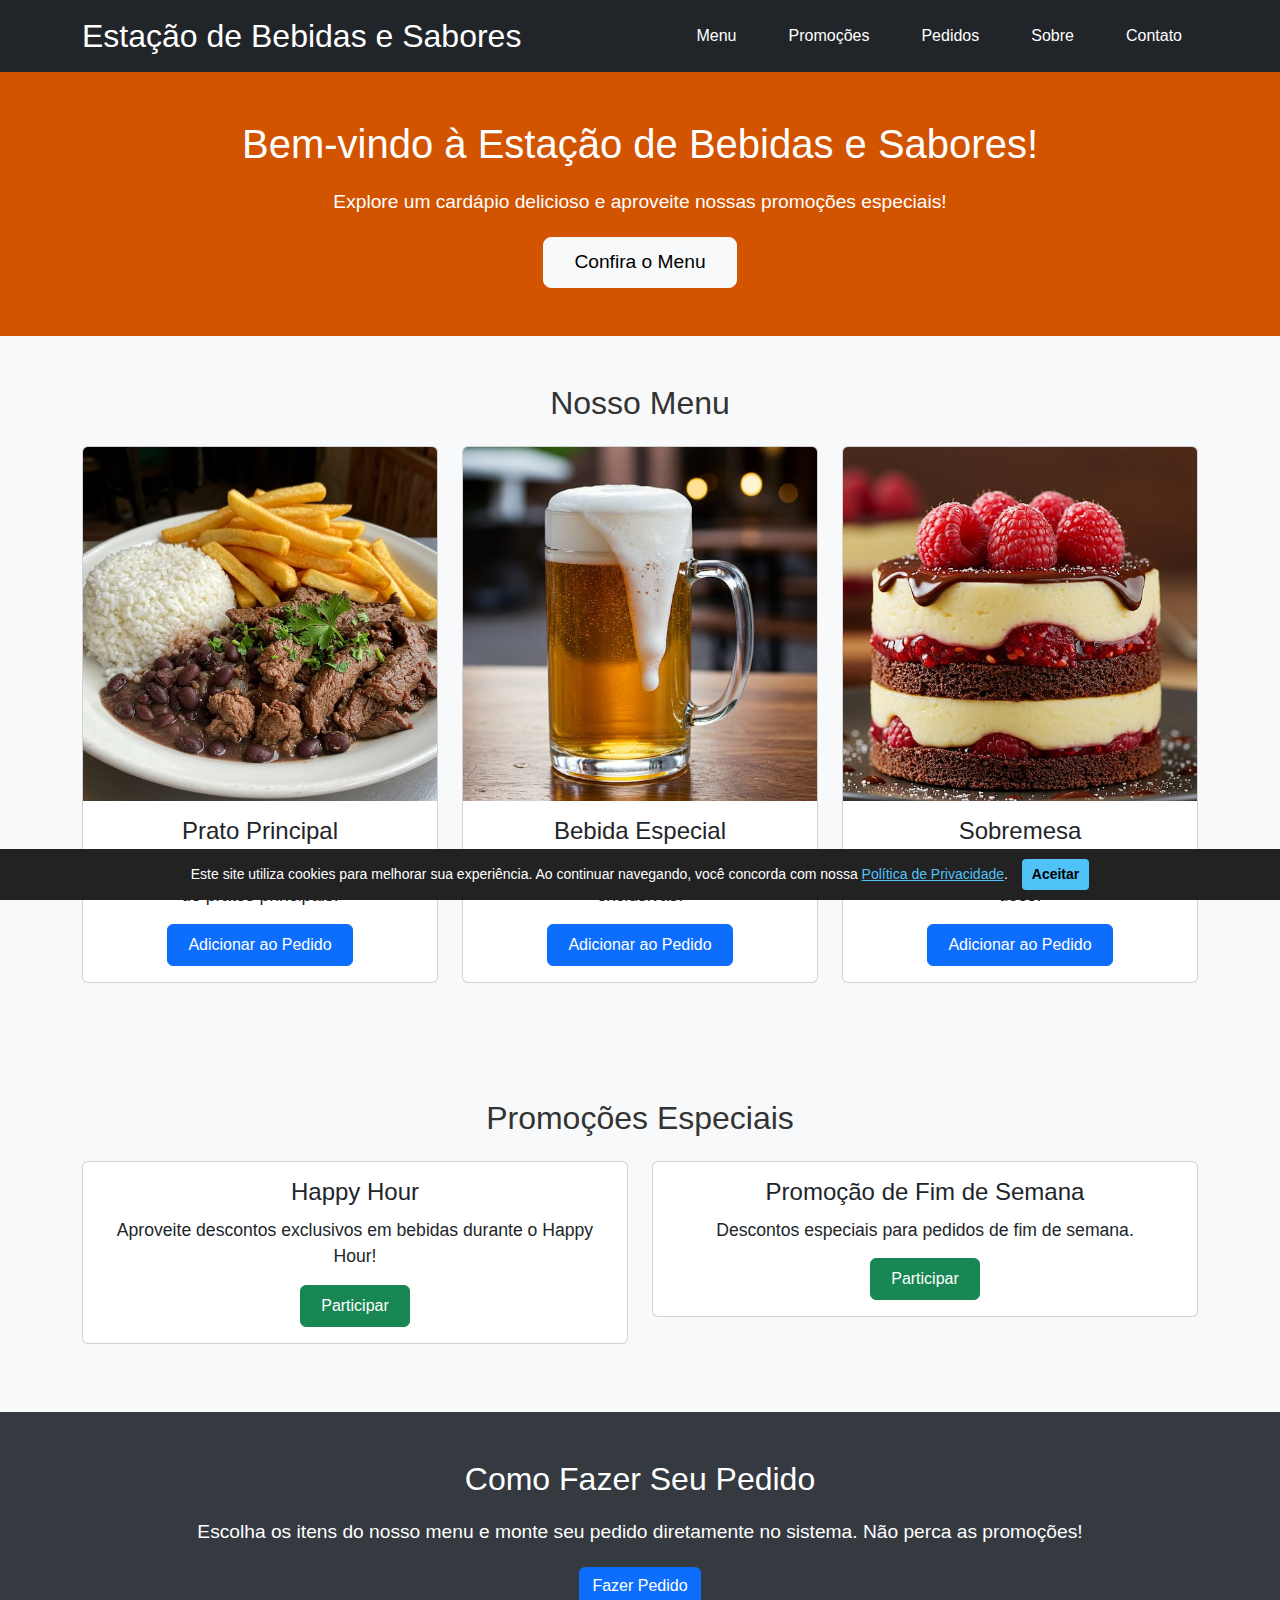
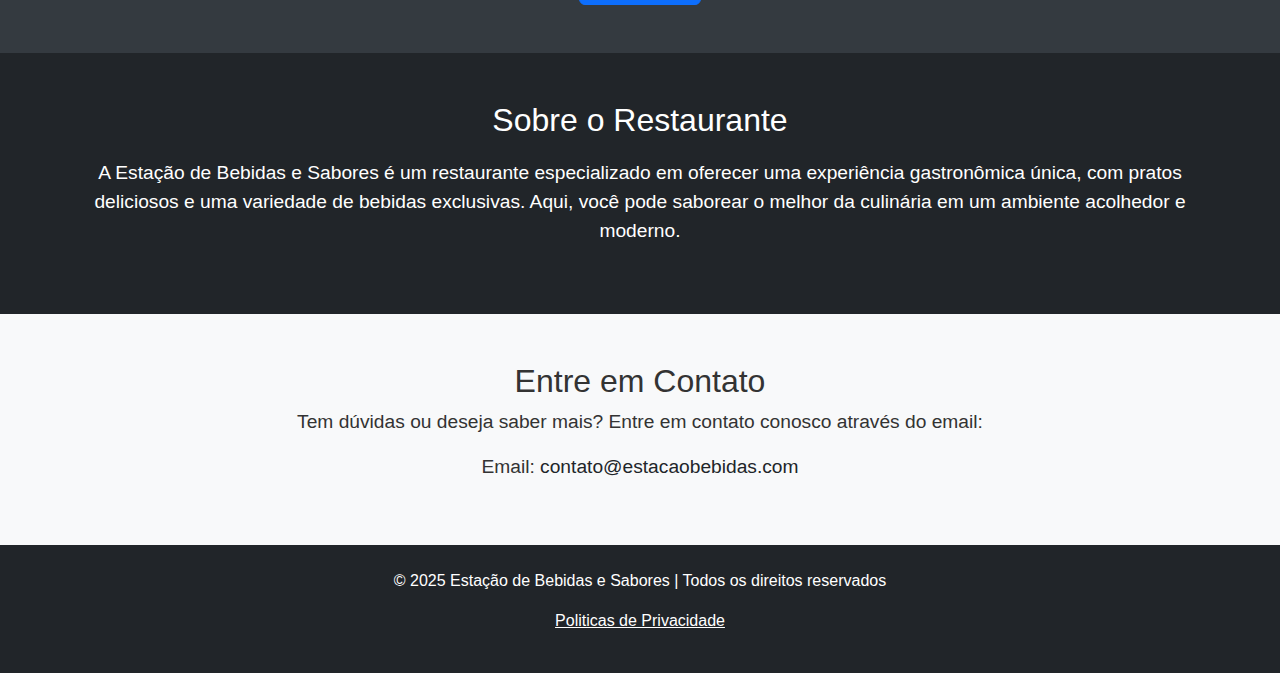
<file: index.html>
<!DOCTYPE html>
<html lang="pt-br">
<head>
    <meta charset="UTF-8">
    <meta name="viewport" content="width=device-width, initial-scale=1.0">
    <meta http-equiv="X-UA-Compatible" content="ie=edge">
    <title>Estação de Bebidas e Sabores</title>

    <!-- Link para o Bootstrap -->
    <link href="https://cdn.jsdelivr.net/npm/bootstrap@5.1.3/dist/css/bootstrap.min.css" rel="stylesheet">
    <link rel="stylesheet" href="style.css">
</head>
<body>

    <!-- Cabeçalho -->
    <header class="bg-dark text-white py-3" role="banner">
        <div class="container d-flex justify-content-between align-items-center">
            <h1>Estação de Bebidas e Sabores</h1>
            <nav role="navigation">
                <ul class="nav">
                    <li class="nav-item"><a href="menu.html" class="nav-link text-white" aria-label="Ir para o menu">Menu</a></li>
                    <li class="nav-item"><a href="promocoes.html" class="nav-link text-white" aria-label="Ver promoções especiais">Promoções</a></li>
                    <li class="nav-item"><a href="pedidos.html" class="nav-link text-white" aria-label="Fazer um pedido">Pedidos</a></li>
                    <li class="nav-item"><a href="sobre.html" class="nav-link text-white" aria-label="Sobre o restaurante">Sobre</a></li>
                    <li class="nav-item"><a href="contato.html" class="nav-link text-white" aria-label="Entrar em contato">Contato</a></li>
                </ul>
            </nav>
        </div>
    </header>

    <!-- Seção de Destaque (Banner) -->
    <section id="destaque" class= "text-white text-center py-5">
        <div class="container">
            <h2 class="display-4">Bem-vindo à Estação de Bebidas e Sabores!</h2>
            <p>Explore um cardápio delicioso e aproveite nossas promoções especiais!</p>
            <a href="#menu" class="btn btn-light btn-lg" role="button" aria-label="Confira o menu">Confira o Menu</a>
        </div>
    </section>

    <!-- Seção de Menu -->
    <section id="menu" class="py-5">
        <div class="container">
            <h2 class="text-center mb-4">Nosso Menu</h2>
            <div class="row">
                <!-- Cardapio de Pratos -->
                <div class="col-md-4">
                    <div class="card">
                        <img src="imagens/imagem1.jpg" class="card-img-top" alt="Prato Principal com arroz, feijão, carne e batata" />
                        <div class="card-body">
                            <h5 class="card-title">Prato Principal</h5>
                            <p class="card-text">Experimente nossas deliciosas opções de pratos principais.</p>
                            <a href="#pedidos" class="btn btn-primary" aria-label="Adicionar Prato Principal ao pedido">Adicionar ao Pedido</a>
                        </div>
                    </div>
                </div>
                <!-- Cardapio de Bebidas -->
                <div class="col-md-4">
                    <div class="card">
                        <img src="imagens/imagem2.jpg" class="card-img-top" alt="Cerveja gelada, em copo com espuma" />
                        <div class="card-body">
                            <h5 class="card-title">Bebida Especial</h5>
                            <p class="card-text">Refresque-se com nossas bebidas exclusivas.</p>
                            <a href="#pedidos" class="btn btn-primary" aria-label="Adicionar Bebida Especial ao pedido">Adicionar ao Pedido</a>
                        </div>
                    </div>
                </div>
                <!-- Cardapio de Sobremesas -->
                <div class="col-md-4">
                    <div class="card">
                        <img src="imagens/imagem3.jpg" class="card-img-top" alt="Sobremesa de chocolate com frutas vermelhas" />
                        <div class="card-body">
                            <h5 class="card-title">Sobremesa</h5>
                            <p class="card-text">Finalizando sua refeição com um toque doce.</p>
                            <a href="#pedidos" class="btn btn-primary" aria-label="Adicionar Sobremesa ao pedido">Adicionar ao Pedido</a>
                        </div>
                    </div>
                </div>
            </div>
        </div>
    </section>

    <!-- Seção de Promoções -->
    <section id="promocoes" class="bg-light py-5">
        <div class="container">
            <h2 class="text-center mb-4">Promoções Especiais</h2>
            <div class="row">
                <div class="col-md-6">
                    <div class="card">
                        <div class="card-body">
                            <h5 class="card-title">Happy Hour</h5>
                            <p class="card-text">Aproveite descontos exclusivos em bebidas durante o Happy Hour!</p>
                            <a href="#pedidos" class="btn btn-success" aria-label="Participar da promoção Happy Hour">Participar</a>
                        </div>
                    </div>
                </div>
                <div class="col-md-6">
                    <div class="card">
                        <div class="card-body">
                            <h5 class="card-title">Promoção de Fim de Semana</h5>
                            <p class="card-text">Descontos especiais para pedidos de fim de semana.</p>
                            <a href="#pedidos" class="btn btn-success" aria-label="Participar da promoção de fim de semana">Participar</a>
                        </div>
                    </div>
                </div>
            </div>
        </div>
    </section>

    <!-- Seção de Pedidos -->
    <section id="pedidos" class="py-5">
        <div class="container text-center">
            <h2>Como Fazer Seu Pedido</h2>
            <p>Escolha os itens do nosso menu e monte seu pedido diretamente no sistema. Não perca as promoções!</p>
            <a href="pedidos.html" class="btn btn-primary" aria-label="Clique aqui para fazer seu pedido">Fazer Pedido</a>
        </div>
    </section>

    <!-- Seção de Sobre -->
    <section id="sobre" class="bg-dark text-white py-5">
        <div class="container text-center">
            <h2>Sobre o Restaurante</h2>
            <p>A Estação de Bebidas e Sabores é um restaurante especializado em oferecer uma experiência gastronômica única, com pratos deliciosos e uma variedade de bebidas exclusivas. Aqui, você pode saborear o melhor da culinária em um ambiente acolhedor e moderno.</p>
        </div>
    </section>

    <!-- Seção de Contato -->
    <section id="contato" class="bg-light py-5">
        <div class="container text-center">
            <h2>Entre em Contato</h2>
            <p>Tem dúvidas ou deseja saber mais? Entre em contato conosco através do email:</p>
            <p>Email: <a href="mailto:contato@estacaobebidas.com" class="text-dark" aria-label="Enviar e-mail para contato">contato@estacaobebidas.com</a></p>
        </div>
    </section>

    <!-- Rodapé -->
    <footer class="bg-dark text-white py-4">
        <div class="container text-center">
            <p>&copy; 2025 Estação de Bebidas e Sabores | Todos os direitos reservados</p>
            <p><a href="politica-privacidade.html">Politicas de Privacidade</a></p>
        </div>
    </footer>

    <!-- Link para o Bootstrap JS -->
    <script src="https://cdn.jsdelivr.net/npm/bootstrap@5.1.3/dist/js/bootstrap.bundle.min.js"></script>
<!-- Banner de Cookies -->
<div id="cookie-banner">
  Este site utiliza cookies para melhorar sua experiência. Ao continuar navegando, você concorda com nossa 
  <a href="politica-privacidade.html">Política de Privacidade</a>.
  <button onclick="acceptCookies()">Aceitar</button>
</div>

<script>
  function acceptCookies() {
    document.getElementById('cookie-banner').style.display = 'none';
    localStorage.setItem('cookiesAccepted', 'true');
  }

  if (localStorage.getItem('cookiesAccepted')) {
    document.getElementById('cookie-banner').style.display = 'none';
  }
</script>

  
</body>
</html>
</file>
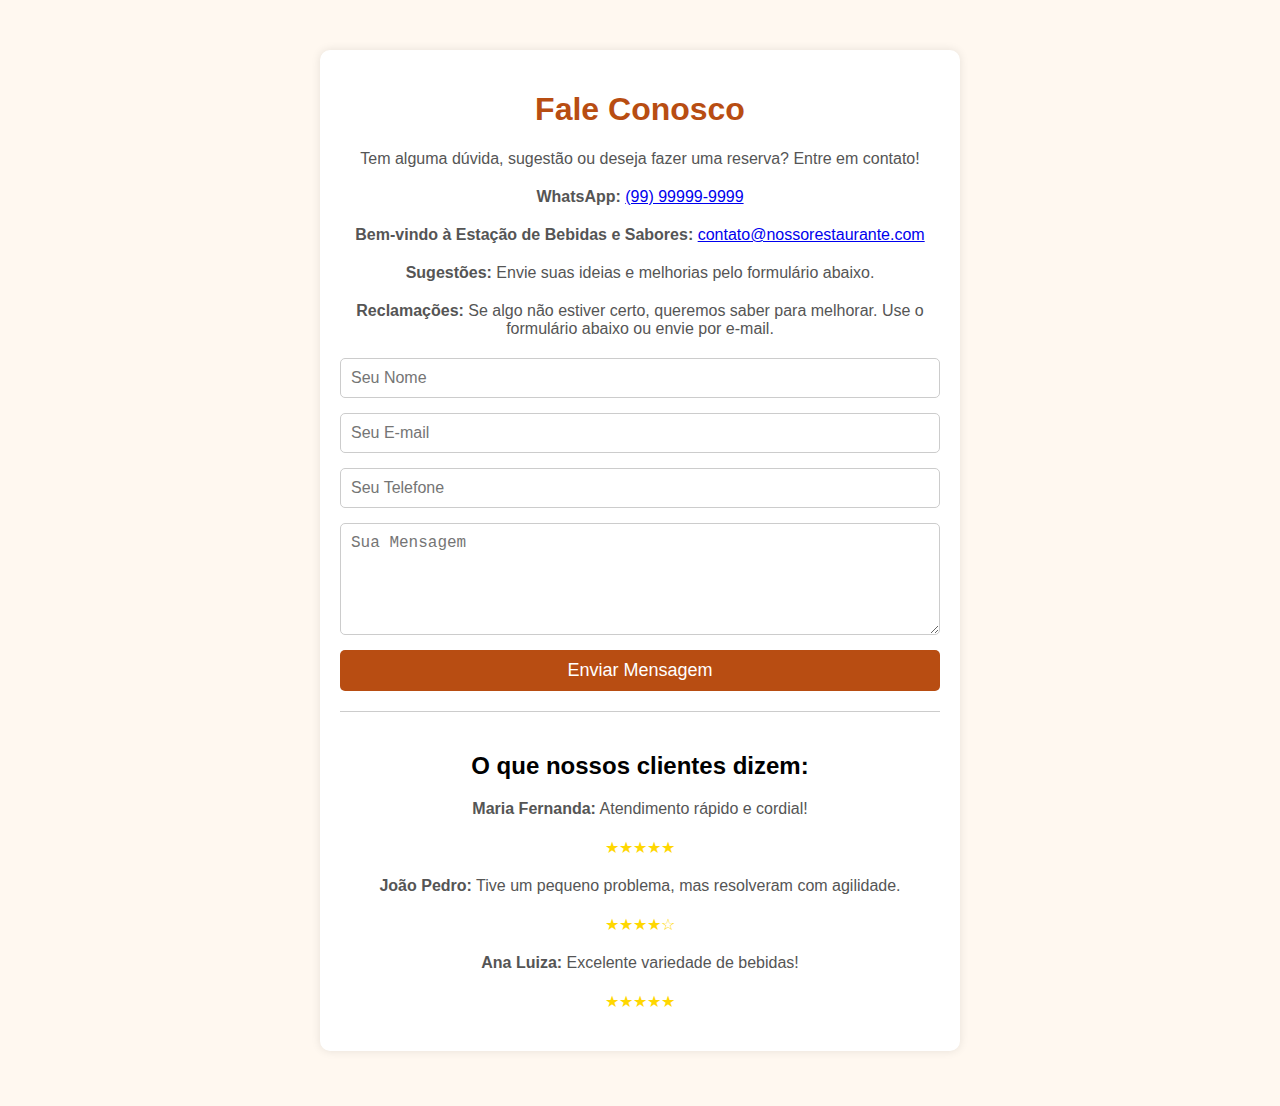
<file: contato.html>
<!DOCTYPE html>
<html lang="pt-BR">
<head>
    <meta charset="UTF-8">
    <meta name="viewport" content="width=device-width, initial-scale=1.0">
    <title>Contato - Nosso Restaurante</title>
    <link rel="stylesheet" href="contato.css">
    <style>
        .informacoes-contato, .avaliacoes {
            margin-top: 20px;
        }
        .avaliacoes {
            border-top: 1px solid #ccc;
            padding-top: 20px;
        }
        .avaliacao {
            margin-bottom: 15px;
        }
        .estrelas {
            color: gold;
        }
    </style>
</head>
<body>

    <div class="contato-container">
        <h1>Fale Conosco</h1>
        <p>Tem alguma dúvida, sugestão ou deseja fazer uma reserva? Entre em contato!</p>

        <!-- Informações de Contato -->
        <div class="informacoes-contato">
            <p><strong>WhatsApp:</strong> <a href="https://wa.me/5599999999999" target="_blank">(99) 99999-9999</a></p>
            <p><strong>Bem-vindo à Estação de Bebidas e Sabores:</strong> <a href="mailto:contato@nossorestaurante.com">contato@nossorestaurante.com</a></p>
            <p><strong>Sugestões:</strong> Envie suas ideias e melhorias pelo formulário abaixo.</p>
            <p><strong>Reclamações:</strong> Se algo não estiver certo, queremos saber para melhorar. Use o formulário abaixo ou envie por e-mail.</p>
        </div>

        <!-- Formulário de Contato -->
        <form class="formulario-contato" onsubmit="return enviarMensagem();">
            <input type="text" name="nome" placeholder="Seu Nome" required>
            <input type="email" name="email" placeholder="Seu E-mail" required>
            <input type="tel" name="telefone" placeholder="Seu Telefone" required>
            <textarea name="mensagem" placeholder="Sua Mensagem" rows="5" required></textarea>
            <button type="submit">Enviar Mensagem</button>
        </form>

        <!-- Avaliações -->
        <div class="avaliacoes">
            <h2>O que nossos clientes dizem:</h2>

            <div class="avaliacao">
                <p><strong>Maria Fernanda:</strong> Atendimento rápido e cordial!</p>
                <p class="estrelas">★★★★★</p>
            </div>

            <div class="avaliacao">
                <p><strong>João Pedro:</strong> Tive um pequeno problema, mas resolveram com agilidade.</p>
                <p class="estrelas">★★★★☆</p>
            </div>

            <div class="avaliacao">
                <p><strong>Ana Luiza:</strong> Excelente variedade de bebidas!</p>
                <p class="estrelas">★★★★★</p>
            </div>
        </div>
    </div>

    <script>
        function enviarMensagem() {
            alert("Mensagem enviada com sucesso! Obrigado pelo contato.");
            return false; // Impede o envio real (para não recarregar a página)
        }
    </script>

</body>
</html>
</file>
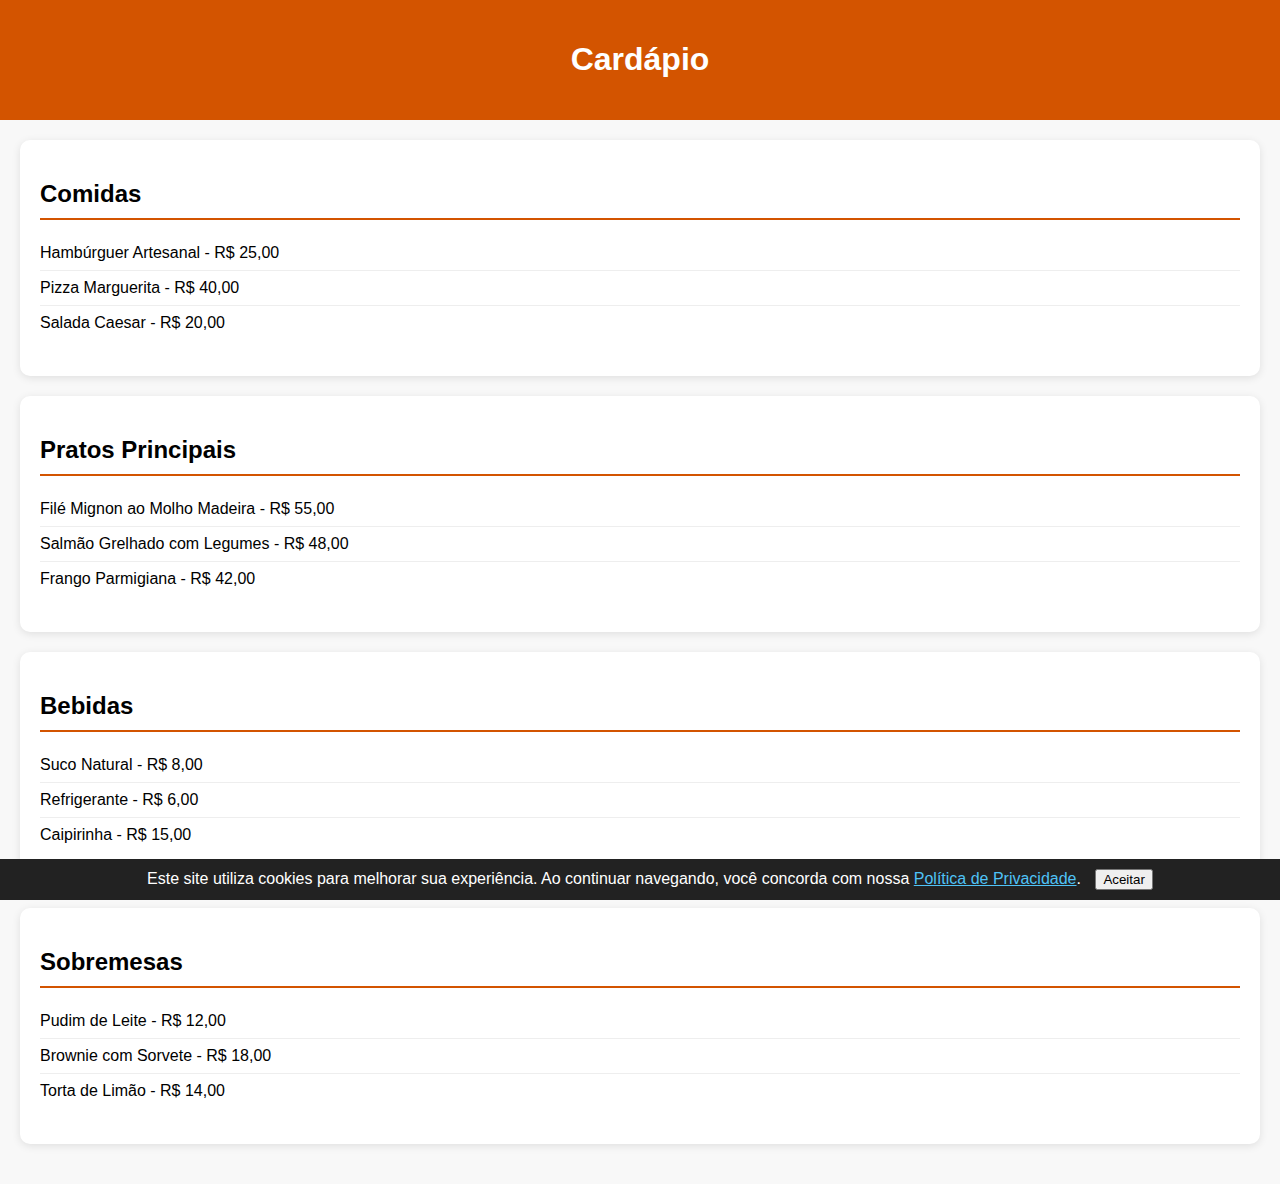
<file: menu.html>
<!DOCTYPE html>
<html lang="pt-BR">
<head>
  <meta charset="UTF-8">
  <title>Menu do Restaurante</title>
  <link rel="stylesheet" href="menu.css">
</head>
<body>

  <header>
    <h1>Cardápio</h1>
  </header>

  <main class="menu">
    <section>
      <h2>Comidas</h2>
      <ul>
        <li>Hambúrguer Artesanal - R$ 25,00</li>
        <li>Pizza Marguerita - R$ 40,00</li>
        <li>Salada Caesar - R$ 20,00</li>
      </ul>
    </section>

    <section>
      <h2>Pratos Principais</h2>
      <ul>
        <li>Filé Mignon ao Molho Madeira - R$ 55,00</li>
        <li>Salmão Grelhado com Legumes - R$ 48,00</li>
        <li>Frango Parmigiana - R$ 42,00</li>
      </ul>
    </section>

    <section>
      <h2>Bebidas</h2>
      <ul>
        <li>Suco Natural - R$ 8,00</li>
        <li>Refrigerante - R$ 6,00</li>
        <li>Caipirinha - R$ 15,00</li>
      </ul>
    </section>

    <section>
      <h2>Sobremesas</h2>
      <ul>
        <li>Pudim de Leite - R$ 12,00</li>
        <li>Brownie com Sorvete - R$ 18,00</li>
        <li>Torta de Limão - R$ 14,00</li>
      </ul>
    </section>
  </main>
<!-- Banner de Cookies -->
<div id="cookie-banner" style="position: fixed; bottom: 0; width: 100%; background: #222; color: white; padding: 10px; text-align: center; z-index: 9999;">
  Este site utiliza cookies para melhorar sua experiência. Ao continuar navegando, você concorda com nossa 
  <a href="politica-privacidade.html" style="color: #4fc3f7;">Política de Privacidade</a>.
  <button onclick="acceptCookies()" style="margin-left: 10px;">Aceitar</button>
</div>

<script>
  function acceptCookies() {
    document.getElementById('cookie-banner').style.display = 'none';
    localStorage.setItem('cookiesAccepted', 'true');
  }

  if (localStorage.getItem('cookiesAccepted')) {
    document.getElementById('cookie-banner').style.display = 'none';
  }
</script>

</body>
</html>
</file>
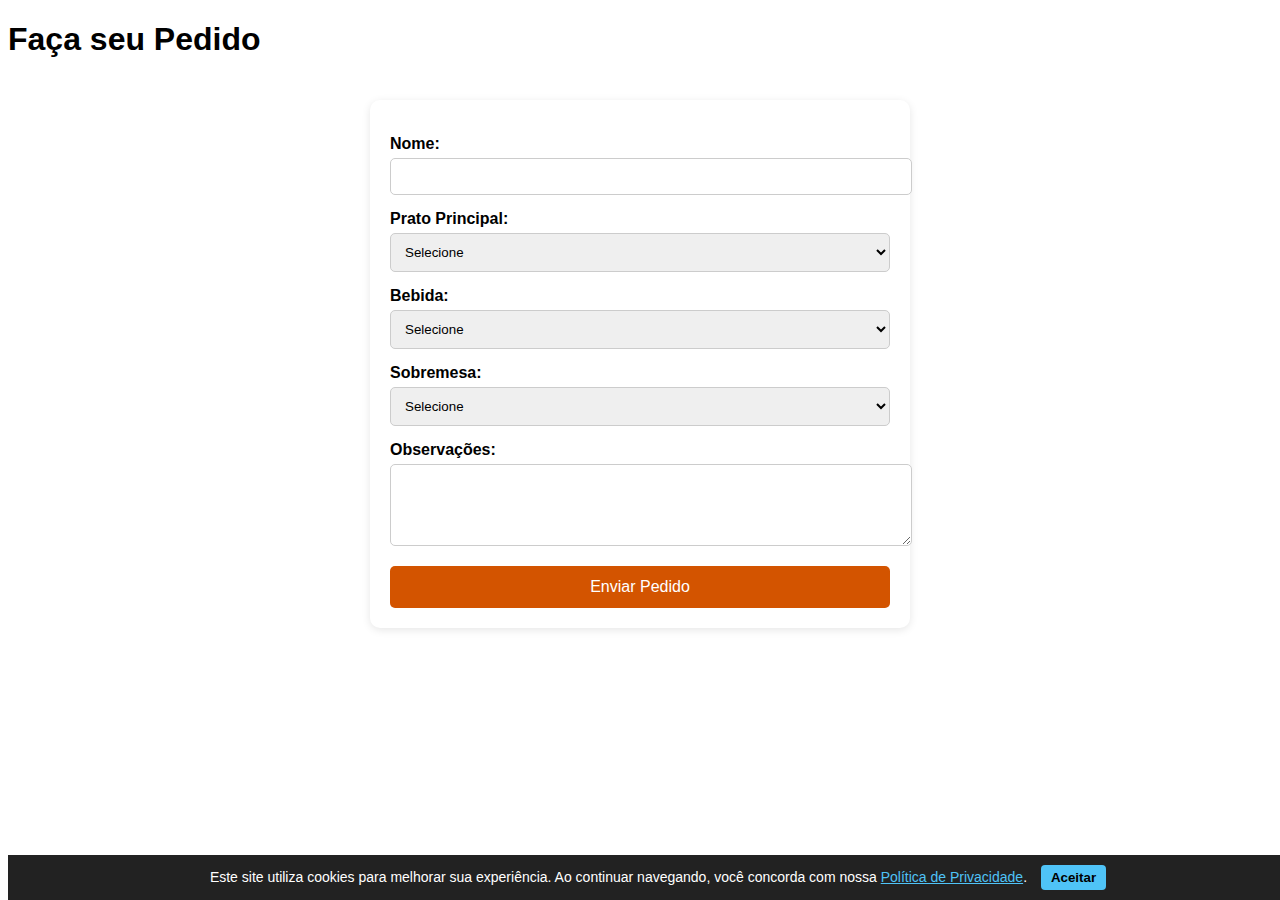
<file: pedidos.html>
<!DOCTYPE html>
<html lang="pt-BR">
<head>
  <meta charset="UTF-8">
  <title>Pedidos</title>
  <link rel="stylesheet" href="pedidos.css">
</head>
<body>

  <header>
    <h1>Faça seu Pedido</h1>
  </header>

  <main class="pedido">
    <form action="#" method="POST">
      
      <label for="nome">Nome:</label>
      <input type="text" id="nome" name="nome" required>

      <label for="prato">Prato Principal:</label>
      <select id="prato" name="prato" required>
        <option value="">Selecione</option>
        <option value="filé">Filé Mignon</option>
        <option value="salmão">Salmão Grelhado</option>
        <option value="frango">Frango Parmigiana</option>
      </select>

      <label for="bebida">Bebida:</label>
      <select id="bebida" name="bebida">
        <option value="">Selecione</option>
        <option value="suco">Suco Natural</option>
        <option value="refrigerante">Refrigerante</option>
        <option value="caipirinha">Caipirinha</option>
      </select>

      <label for="sobremesa">Sobremesa:</label>
      <select id="sobremesa" name="sobremesa">
        <option value="">Selecione</option>
        <option value="pudim">Pudim de Leite</option>
        <option value="brownie">Brownie com Sorvete</option>
        <option value="torta">Torta de Limão</option>
      </select>

      <label for="observacoes">Observações:</label>
      <textarea id="observacoes" name="observacoes" rows="4"></textarea>

      <button type="submit">Enviar Pedido</button>

    </form>
  </main>
<!-- Banner de Cookies -->
<div id="cookie-banner">
  Este site utiliza cookies para melhorar sua experiência. Ao continuar navegando, você concorda com nossa 
  <a href="politica-privacidade.html">Política de Privacidade</a>.
  <button onclick="acceptCookies()">Aceitar</button>
</div>

<script>
  function acceptCookies() {
    document.getElementById('cookie-banner').style.display = 'none';
    localStorage.setItem('cookiesAccepted', 'true');
  }

  if (localStorage.getItem('cookiesAccepted')) {
    document.getElementById('cookie-banner').style.display = 'none';
  }
</script>

</body>
</html>
</file>
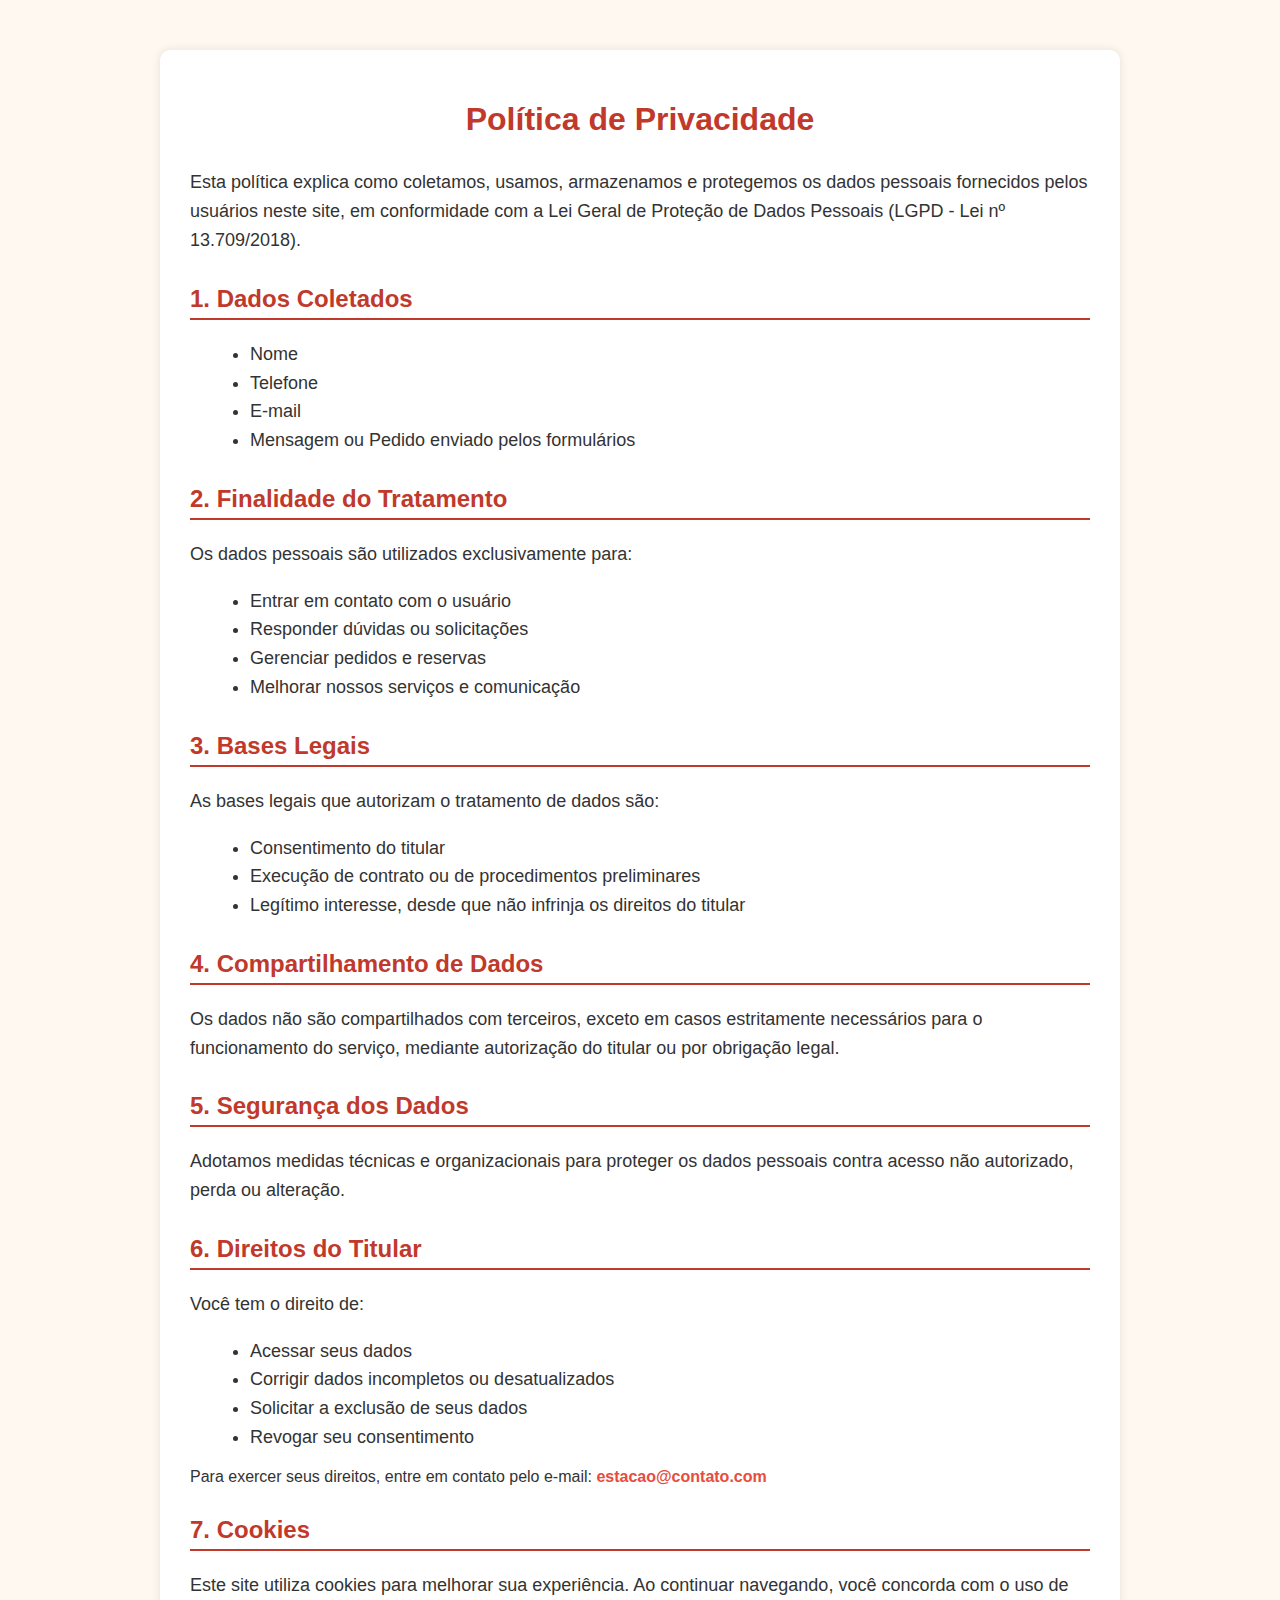
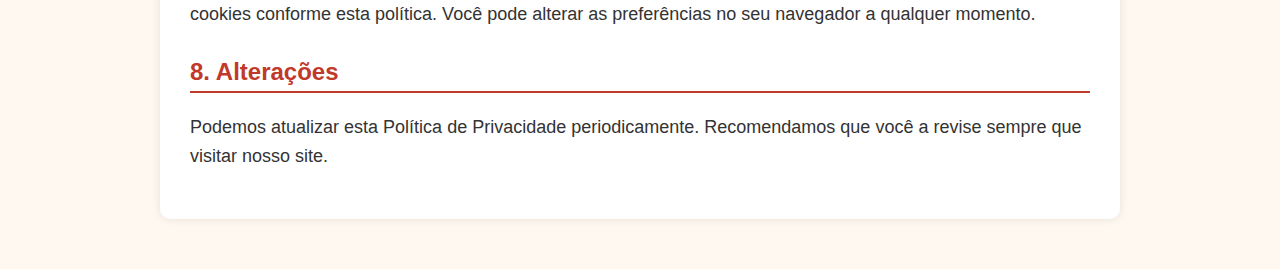
<file: politica-privacidade.html>
<!DOCTYPE html>
<html lang="pt-BR">
<head>
    <meta charset="UTF-8">
    <meta name="viewport" content="width=device-width, initial-scale=1.0">
    <title>Política de Privacidade</title>
    <link rel="stylesheet" href="politica.css">
</head>
<body>
    <div class="container">
        <h1>Política de Privacidade</h1>

        <p>Esta política explica como coletamos, usamos, armazenamos e protegemos os dados pessoais fornecidos pelos usuários neste site, em conformidade com a Lei Geral de Proteção de Dados Pessoais (LGPD - Lei nº 13.709/2018).</p>

        <h2>1. Dados Coletados</h2>
        <ul>
            <li>Nome</li>
            <li>Telefone</li>
            <li>E-mail</li>
            <li>Mensagem ou Pedido enviado pelos formulários</li>
        </ul>

        <h2>2. Finalidade do Tratamento</h2>
        <p>Os dados pessoais são utilizados exclusivamente para:
            <ul>
                <li>Entrar em contato com o usuário</li>
                <li>Responder dúvidas ou solicitações</li>
                <li>Gerenciar pedidos e reservas</li>
                <li>Melhorar nossos serviços e comunicação</li>
            </ul>
        </p>

        <h2>3. Bases Legais</h2>
        <p>As bases legais que autorizam o tratamento de dados são:
            <ul>
                <li>Consentimento do titular</li>
                <li>Execução de contrato ou de procedimentos preliminares</li>
                <li>Legítimo interesse, desde que não infrinja os direitos do titular</li>
            </ul>
        </p>

        <h2>4. Compartilhamento de Dados</h2>
        <p>Os dados não são compartilhados com terceiros, exceto em casos estritamente necessários para o funcionamento do serviço, mediante autorização do titular ou por obrigação legal.</p>

        <h2>5. Segurança dos Dados</h2>
        <p>Adotamos medidas técnicas e organizacionais para proteger os dados pessoais contra acesso não autorizado, perda ou alteração.</p>

        <h2>6. Direitos do Titular</h2>
        <p>Você tem o direito de:
            <ul>
                <li>Acessar seus dados</li>
                <li>Corrigir dados incompletos ou desatualizados</li>
                <li>Solicitar a exclusão de seus dados</li>
                <li>Revogar seu consentimento</li>
            </ul>
            Para exercer seus direitos, entre em contato pelo e-mail: <strong>estacao@contato.com</strong>
        </p>

        <h2>7. Cookies</h2>
        <p>Este site utiliza cookies para melhorar sua experiência. Ao continuar navegando, você concorda com o uso de cookies conforme esta política. Você pode alterar as preferências no seu navegador a qualquer momento.</p>

        <h2>8. Alterações</h2>
        <p>Podemos atualizar esta Política de Privacidade periodicamente. Recomendamos que você a revise sempre que visitar nosso site.</p>
    </div>
</body>
</html>
</file>
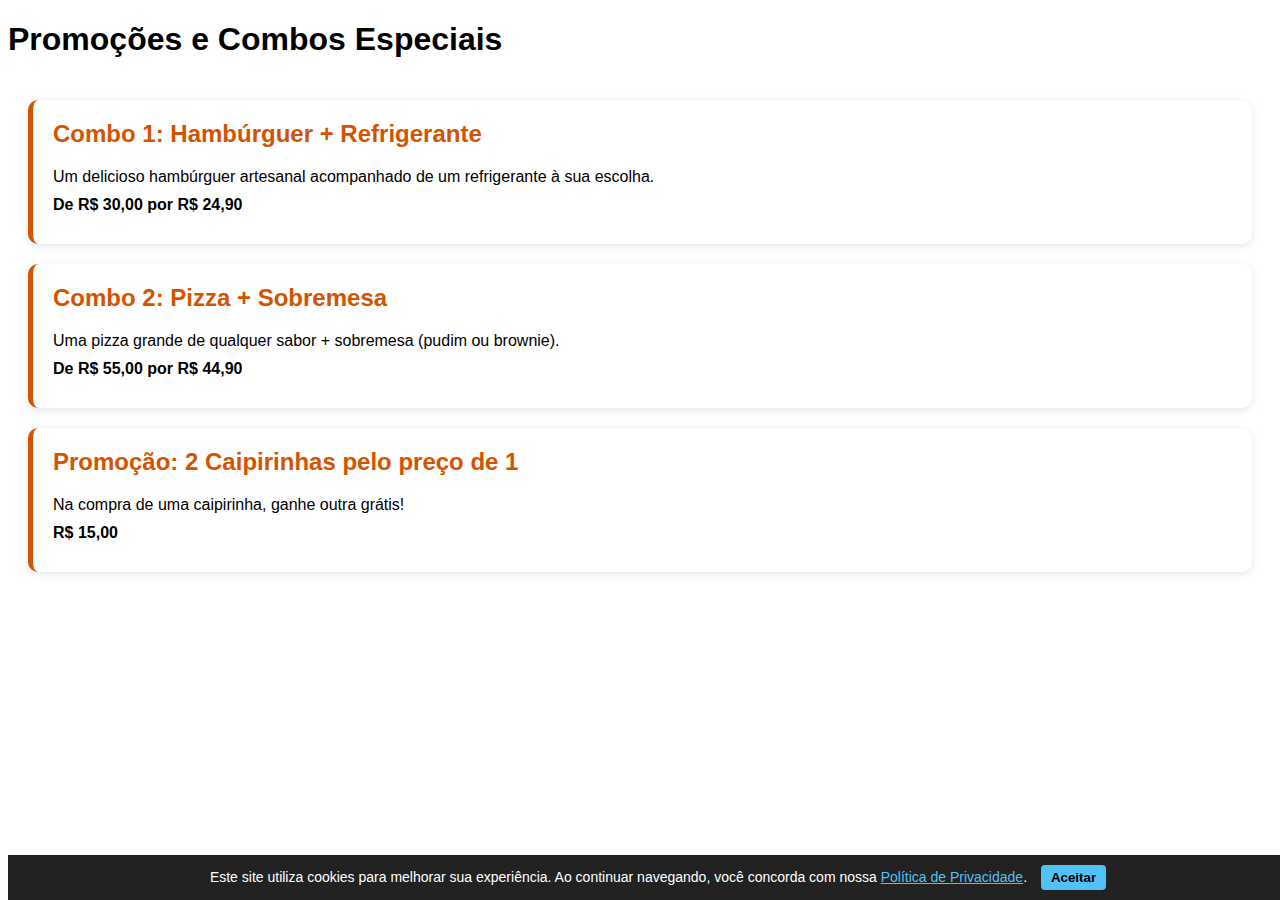
<file: promocoes.html>
<!DOCTYPE html>
<html lang="pt-BR">
<head>
  <meta charset="UTF-8">
  <title>Promoções e Combos</title>
  <link rel="stylesheet" href="promo.css">
</head>
<body>

  <header>
    <h1>Promoções e Combos Especiais</h1>
  </header>

  <main class="promocoes">

    <section class="combo">
      <h2>Combo 1: Hambúrguer + Refrigerante</h2>
      <p>Um delicioso hambúrguer artesanal acompanhado de um refrigerante à sua escolha.</p>
      <p><strong>De R$ 30,00 por R$ 24,90</strong></p>
    </section>

    <section class="combo">
      <h2>Combo 2: Pizza + Sobremesa</h2>
      <p>Uma pizza grande de qualquer sabor + sobremesa (pudim ou brownie).</p>
      <p><strong>De R$ 55,00 por R$ 44,90</strong></p>
    </section>

    <section class="combo">
      <h2>Promoção: 2 Caipirinhas pelo preço de 1</h2>
      <p>Na compra de uma caipirinha, ganhe outra grátis!</p>
      <p><strong>R$ 15,00</strong></p>
    </section>

  </main>
<!-- Banner de Cookies -->
<div id="cookie-banner">
  Este site utiliza cookies para melhorar sua experiência. Ao continuar navegando, você concorda com nossa 
  <a href="politica-privacidade.html">Política de Privacidade</a>.
  <button onclick="acceptCookies()">Aceitar</button>
</div>

<script>
  function acceptCookies() {
    document.getElementById('cookie-banner').style.display = 'none';
    localStorage.setItem('cookiesAccepted', 'true');
  }

  if (localStorage.getItem('cookiesAccepted')) {
    document.getElementById('cookie-banner').style.display = 'none';
  }
</script>


</body>
</html>
</file>
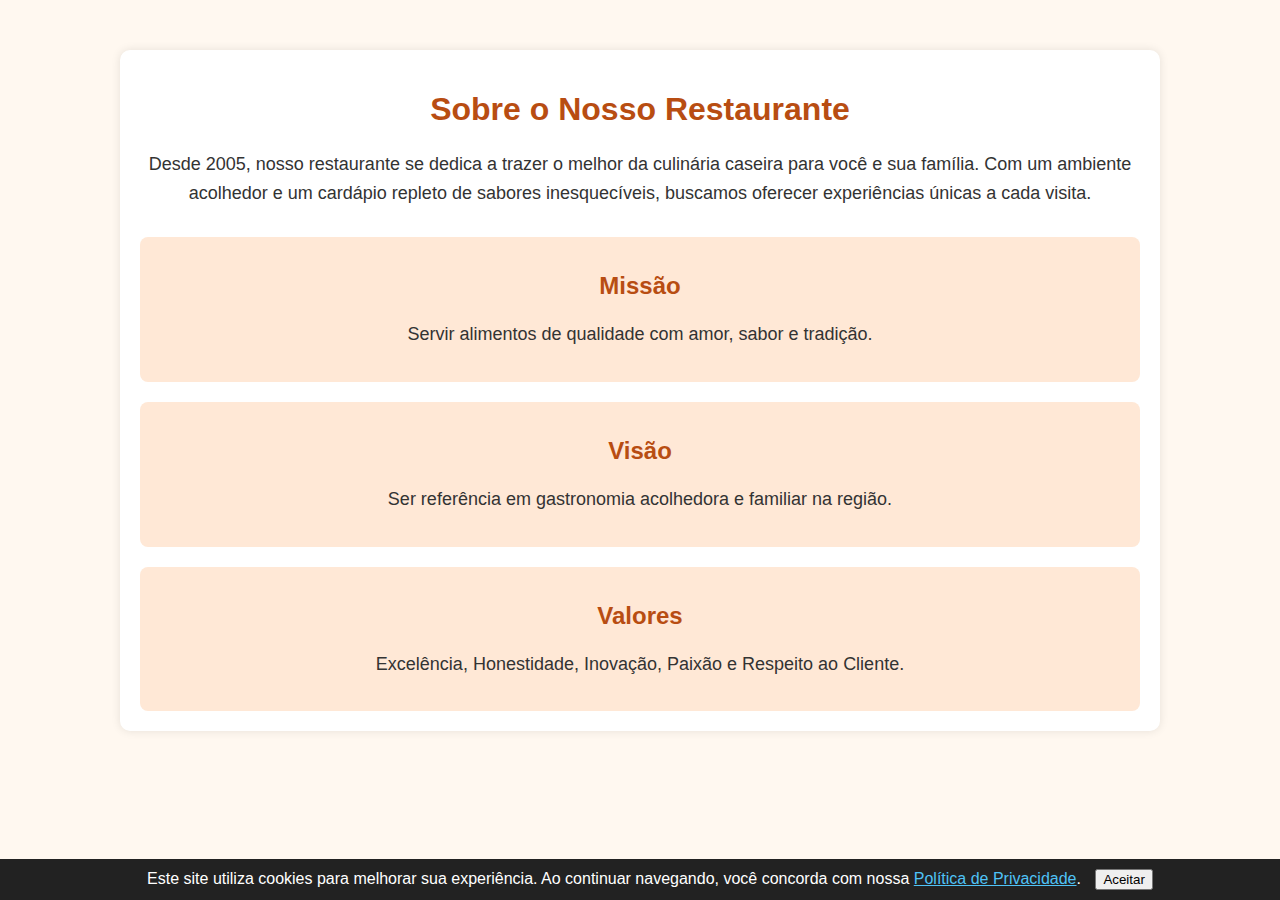
<file: sobre.html>
<!DOCTYPE html>
<html lang="pt-BR">
<head>
    <meta charset="UTF-8">
    <meta name="viewport" content="width=device-width, initial-scale=1.0">
    <title>Sobre - Nosso Restaurante</title>
    <link rel="stylesheet" href="sobre.css"> <!-- Importa o CSS separado -->
</head>
<body>

    <div class="sobre-container">
        <h1>Sobre o Nosso Restaurante</h1>
        <p>Desde 2005, nosso restaurante se dedica a trazer o melhor da culinária caseira para você e sua família.
        Com um ambiente acolhedor e um cardápio repleto de sabores inesquecíveis, buscamos oferecer experiências únicas a cada visita.</p>

        <div class="missao-visao-valores">
            <div>
                <h2>Missão</h2>
                <p>Servir alimentos de qualidade com amor, sabor e tradição.</p>
            </div>
            <div>
                <h2>Visão</h2>
                <p>Ser referência em gastronomia acolhedora e familiar na região.</p>
            </div>
            <div>
                <h2>Valores</h2>
                <p>Excelência, Honestidade, Inovação, Paixão e Respeito ao Cliente.</p>
            </div>
        </div>
    </div>
<!-- Banner de Cookies -->
<div id="cookie-banner" style="position: fixed; bottom: 0; width: 100%; background: #222; color: white; padding: 10px; text-align: center; z-index: 9999;">
    Este site utiliza cookies para melhorar sua experiência. Ao continuar navegando, você concorda com nossa 
    <a href="politica-privacidade.html" style="color: #4fc3f7;">Política de Privacidade</a>.
    <button onclick="acceptCookies()" style="margin-left: 10px;">Aceitar</button>
  </div>
  
  <script>
    function acceptCookies() {
      document.getElementById('cookie-banner').style.display = 'none';
      localStorage.setItem('cookiesAccepted', 'true');
    }
  
    if (localStorage.getItem('cookiesAccepted')) {
      document.getElementById('cookie-banner').style.display = 'none';
    }
  </script>
  
</body>
</html>
</file>
<file: contato.css>
body {
    font-family: Arial, Helvetica, sans-serif;
    background-color: #fff8f0;
    margin: 0;
    padding: 0;
}

.contato-container {
    max-width: 600px;
    margin: 50px auto;
    padding: 20px;
    background-color: #ffffff;
    box-shadow: 0 0 10px rgba(0,0,0,0.1);
    border-radius: 10px;
    text-align: center;
}

h1 {
    color: #b84d12;
}

p {
    font-size: 16px;
    color: #555;
    margin-bottom: 20px;
}

.formulario-contato {
    display: flex;
    flex-direction: column;
    gap: 15px;
}

.formulario-contato input,
.formulario-contato textarea {
    padding: 10px;
    font-size: 16px;
    border: 1px solid #ccc;
    border-radius: 5px;
    width: 100%;
    box-sizing: border-box;
}

.formulario-contato button {
    background-color: #b84d12;
    color: white;
    padding: 10px;
    font-size: 18px;
    border: none;
    border-radius: 5px;
    cursor: pointer;
    transition: background-color 0.3s ease;
}

.formulario-contato button:hover {
    background-color: #963b0f;
}
</file>
<file: menu.css>
body {
    font-family: Arial, sans-serif;
    background-color: #f8f8f8;
    margin: 0;
    padding: 0;
  }
  
  header {
    background-color: #d35400;
    color: white;
    padding: 20px;
    text-align: center;
  }
  
  .menu {
    padding: 20px;
  }
  
  .menu section {
    background-color: white;
    margin-bottom: 20px;
    padding: 20px;
    border-radius: 10px;
    box-shadow: 0 2px 8px rgba(0,0,0,0.1);
  }
  
  .menu h2 {
    border-bottom: 2px solid #d35400;
    padding-bottom: 10px;
    margin-bottom: 15px;
  }
  
  .menu ul {
    list-style: none;
    padding: 0;
  }
  
  .menu li {
    padding: 8px 0;
    border-bottom: 1px solid #eee;
  }
  
  .menu li:last-child {
    border-bottom: none;
  }
</file>
<file: pedidos.css>
body{
  font-family: Arial, Helvetica, sans-serif;
}

.pedido {
    padding: 20px;
  }
  
  form {
    background-color: white;
    padding: 20px;
    border-radius: 10px;
    max-width: 500px;
    margin: auto;
    box-shadow: 0 2px 8px rgba(0,0,0,0.1);
    display: flex;
    flex-direction: column;
  }
  
  form label {
    margin-top: 15px;
    margin-bottom: 5px;
    font-weight: bold;
  }
  
  form input,
  form select,
  form textarea {
    padding: 10px;
    border: 1px solid #ccc;
    border-radius: 5px;
    width: 100%;
  }
  
  form button {
    margin-top: 20px;
    padding: 12px;
    background-color: #d35400;
    color: white;
    border: none;
    border-radius: 5px;
    font-size: 16px;
    cursor: pointer;
  }
  
  form button:hover {
    background-color: #e67e22;
  }
  #cookie-banner {
  position: fixed;
  bottom: 0;
  width: 100%;
  background-color: #222;
  color: white;
  padding: 10px;
  text-align: center;
  z-index: 9999;
  font-size: 14px;
}

#cookie-banner a {
  color: #4fc3f7;
  text-decoration: underline;
}

#cookie-banner button {
  margin-left: 10px;
  padding: 5px 10px;
  background-color: #4fc3f7;
  border: none;
  color: #000;
  font-weight: bold;
  cursor: pointer;
  border-radius: 4px;
}

#cookie-banner button:hover {
  background-color: #1e88e5;
  color: #fff;
}
</file>
<file: politica.css>
body {
    margin: 0;
    font-family: Arial, sans-serif;
    background-color: #fff8f0;
    color: #333;
}

.container {
    max-width: 900px;
    margin: 50px auto;
    padding: 30px;
    background-color: #ffffff;
    box-shadow: 0 0 10px rgba(0, 0, 0, 0.1);
    border-radius: 10px;
}

h1 {
    font-size: 32px;
    color: #c0392b;
    text-align: center;
    margin-bottom: 30px;
}

h2 {
    font-size: 24px;
    color: #c0392b;
    margin-top: 30px;
    border-bottom: 2px solid #c0392b;
    padding-bottom: 5px;
}

p, li {
    font-size: 18px;
    line-height: 1.6;
}

ul {
    margin-left: 20px;
    list-style: disc;
}

strong {
    color: #e74c3c;
}

@media (max-width: 768px) {
    .container {
        margin: 20px;
        padding: 20px;
    }

    h1 {
        font-size: 26px;
    }

    h2 {
        font-size: 20px;
    }

    p, li {
        font-size: 16px;
    }
}
</file>
<file: promo.css>
body{
  font-family: Arial, Helvetica, sans-serif;
}

.promocoes {
    padding: 20px;
  }
  
  .combo {
    background-color: #fff;
    padding: 20px;
    margin-bottom: 20px;
    border-left: 5px solid #d35400;
    border-radius: 10px;
    box-shadow: 0 2px 8px rgba(0,0,0,0.1);
  }
  
  .combo h2 {
    margin-top: 0;
    color: #d35400;
  }
  
  .combo p {
    margin: 10px 0;
  }
  #cookie-banner {
  position: fixed;
  bottom: 0;
  width: 100%;
  background-color: #222;
  color: white;
  padding: 10px;
  text-align: center;
  z-index: 9999;
  font-size: 14px;
}

#cookie-banner a {
  color: #4fc3f7;
  text-decoration: underline;
}

#cookie-banner button {
  margin-left: 10px;
  padding: 5px 10px;
  background-color: #4fc3f7;
  border: none;
  color: #000;
  font-weight: bold;
  cursor: pointer;
  border-radius: 4px;
}

#cookie-banner button:hover {
  background-color: #1e88e5;
  color: #fff;
}
</file>
<file: sobre.css>
body {
    font-family: Arial, sans-serif;
    background-color: #fff8f0;
    margin: 0;
    padding: 0;
}

.sobre-container {
    max-width: 1000px;
    margin: 50px auto;
    padding: 20px;
    background-color: #ffffff;
    box-shadow: 0 0 10px rgba(0,0,0,0.1);
    border-radius: 10px;
}

h1, h2 {
    text-align: center;
    color: #b84d12;
}

p {
    font-size: 18px;
    line-height: 1.6;
    text-align: center;
    color: #333;
}

.missao-visao-valores {
    margin-top: 30px;
    display: flex;
    flex-direction: column;
    gap: 20px;
}

.missao-visao-valores div {
    background-color: #ffe8d6;
    padding: 15px;
    border-radius: 8px;
    text-align: center;
}
</file>
<file: style.css>
/* Resetando algumas configurações padrões */
* {
    margin: 0;
    padding: 0;
    box-sizing: border-box;
}

body {
    font-family: 'Arial', sans-serif;
    background-color: #f8f9fa;
    color: #333;
}

/* Cabeçalho */
header {
    background-color: #343a40;
    color: #fff;
}

header h1 {
    font-size: 2rem;
    margin: 0;
}

nav ul {
    list-style-type: none;
    display: flex;
    gap: 20px;
}

nav ul li a {
    color: #fff;
    text-decoration: none;
    font-size: 1.1rem;
}

nav ul li a:hover {
    text-decoration: underline;
}

/* Destaque (Banner) */
#destaque {
    background-color: #d35400;
    color: #fff;
    padding: 50px 0;
}

#destaque h2 {
    font-size: 2.5rem;
}

#destaque p {
    font-size: 1.2rem;
    margin: 20px 0;
}

#destaque .btn {
    font-size: 1.2rem;
    padding: 10px 30px;
}

/* Menu */
#menu {
    padding: 60px 0;
}

#menu .card {
    margin-bottom: 20px;
}

.card img {
    width: 100%;
    height: auto;
    transition: transform 0.3s ease;
}
.card-img-top:hover{
    transition: .3s;
    transform: scale(1.1);
}

.card-body {
    text-align: center;
}

.card-title {
    font-size: 1.5rem;
    margin-bottom: 10px;
}

.card-text {
    font-size: 1.1rem;
    margin-bottom: 15px;
}

.card-body .btn {
    font-size: 1rem;
    padding: 8px 20px;
}

/* Promoções */
#promocoes {
    background-color: #f8f9fa;
    padding: 60px 0;
}

#promocoes .card {
    margin-bottom: 20px;
}

.card-body {
    text-align: center;
}

.card-title {
    font-size: 1.5rem;
    margin-bottom: 10px;
}

.card-text {
    font-size: 1.1rem;
    margin-bottom: 15px;
}

.card-body .btn {
    font-size: 1rem;
    padding: 8px 20px;
}

/* Seção de Pedidos */
#pedidos {
    padding: 60px 0;
    background-color: #343a40;
    color: #fff;
}

#pedidos h2 {
    font-size: 2rem;
}

#pedidos p {
    font-size: 1.2rem;
    margin: 20px 0;
}

/* Seção Sobre */
#sobre {
    background-color: #343a40;
    color: #fff;
    padding: 60px 0;
}

#sobre h2 {
    font-size: 2rem;
}

#sobre p {
    font-size: 1.2rem;
    margin: 20px 0;
}

/* Seção de Contato */
#contato {
    background-color: #f8f9fa;
    padding: 60px 0;
}

#contato h2 {
    font-size: 2rem;
}

#contato p {
    font-size: 1.2rem;
}

#contato a {
    font-size: 1.2rem;
    color: #007bff;
    text-decoration: none;
}

#contato a:hover {
    text-decoration: underline;
}

/* Rodapé */
footer {
    background-color: #343a40;
    color: #fff;
    padding: 20px 0;
}

footer p {
    font-size: 1rem;
    text-align: center;
}

/* Responsividade */
@media (max-width: 768px) {
    header h1 {
        font-size: 1.5rem;
    }

    nav ul {
        flex-direction: column;
        align-items: center;
    }

    nav ul li a {
        font-size: 1rem;
    }

    #destaque h2 {
        font-size: 2rem;
    }

    #menu .card-body {
        padding: 10px;
    }

    #menu .card-title {
        font-size: 1.2rem;
    }

    #menu .card-text {
        font-size: 1rem;
    }

    #promocoes .card-title {
        font-size: 1.2rem;
    }

    #pedidos h2 {
        font-size: 1.8rem;
    }

    #sobre h2 {
        font-size: 1.8rem;
    }

    #contato h2 {
        font-size: 1.8rem;
    }
}
#cookie-banner {
  position: fixed;
  bottom: 0;
  width: 100%;
  background-color: #222;
  color: white;
  padding: 10px;
  text-align: center;
  z-index: 9999;
  font-size: 14px;
}

#cookie-banner a {
  color: #4fc3f7;
  text-decoration: underline;
}

#cookie-banner button {
  margin-left: 10px;
  padding: 5px 10px;
  background-color: #4fc3f7;
  border: none;
  color: #000;
  font-weight: bold;
  cursor: pointer;
  border-radius: 4px;
}

#cookie-banner button:hover {
  background-color: #1e88e5;
  color: #fff;
}
footer p a{
    color: white;
}
</file>
